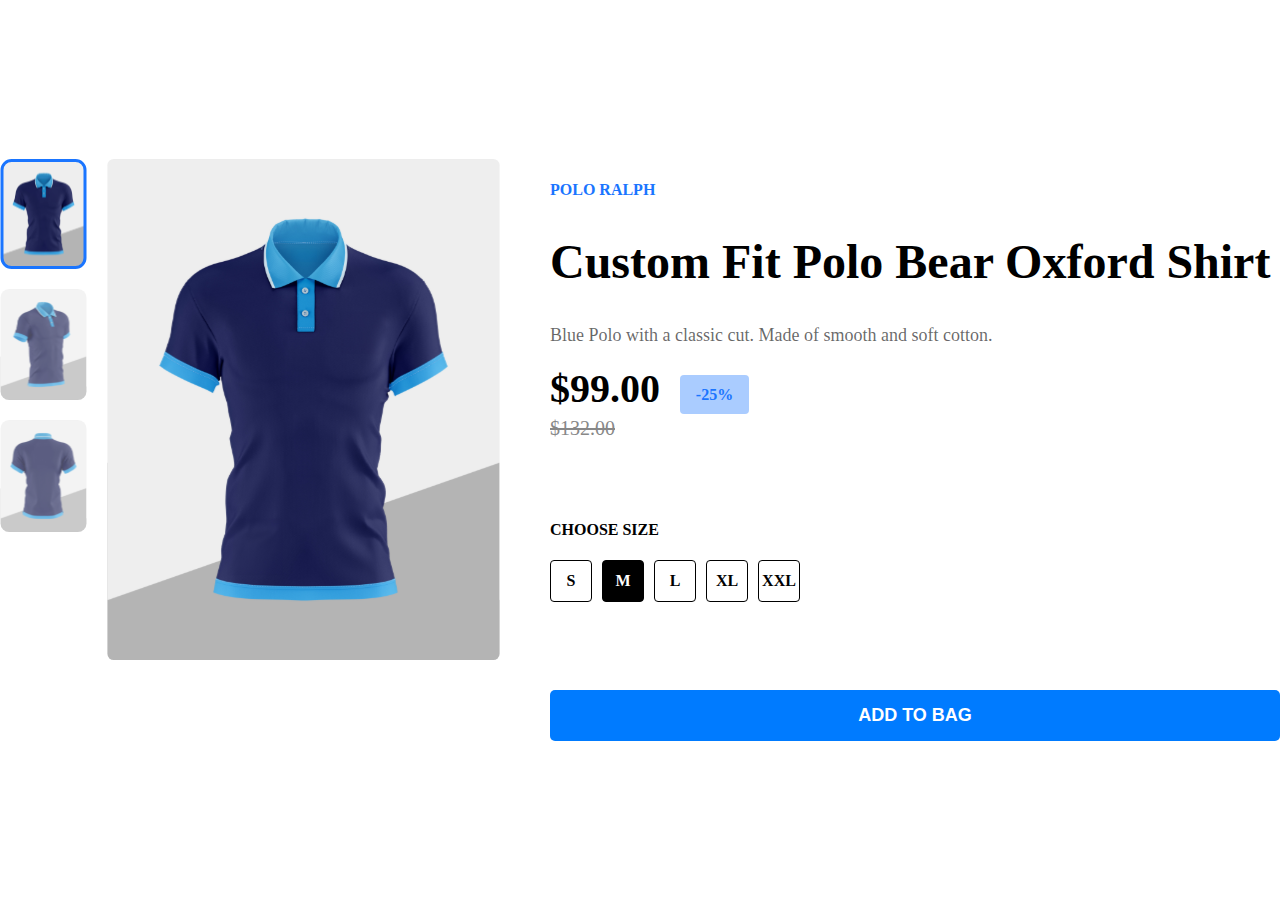
<file: Add To Card/index.html>
<html lang="en">
<head>
    <meta charset="UTF-8" />
    <meta name="viewport" content="width=device-width, initial-scale=1.0" />
    <title>Add To Bag</title>
    <link rel="stylesheet" href="index.css" />
    <script src="index.js" defer></script>
    <bds />
</head>
<body>
    <div id="container">
        <div id="left">
            <img src="img/foto1.svg" alt="Polo shirt front view" />
            <img src="img/foto2.svg" alt="Polo shirt side view" class="transparant" />
            <img src="img/foto3.svg" alt="Polo shirt back view" class="transparant" />
        </div>
        <div id="center">
            <img src="img/foto4.svg" alt="Main product view" />
        </div>
        <div id="right">
            <h4>POLO RALPH</h4>
            <h1>Custom Fit Polo Bear Oxford Shirt</h1>
            <p>Blue Polo with a classic cut. Made of smooth and soft cotton.</p>
            <div class="price-container">
                <div class="price-info">
                    <h2>$99.00</h2>
                    <span class="original-price">$132.00</span>
                </div>
                <span class="discount">-25%</span>
            </div>
            <div class="maat">Choose size
                <div class="size-container">
                    <span class="size-option">S</span>
                    <span class="size-option selected">M</span>
                    <span class="size-option">L</span>
                    <span class="size-option">XL</span>
                    <span class="size-option">XXL</span>
                </div>
            </div>
            <button class="add-to-bag">ADD TO BAG</button>
        </div>
    </div>
</body>
</html>
</file>
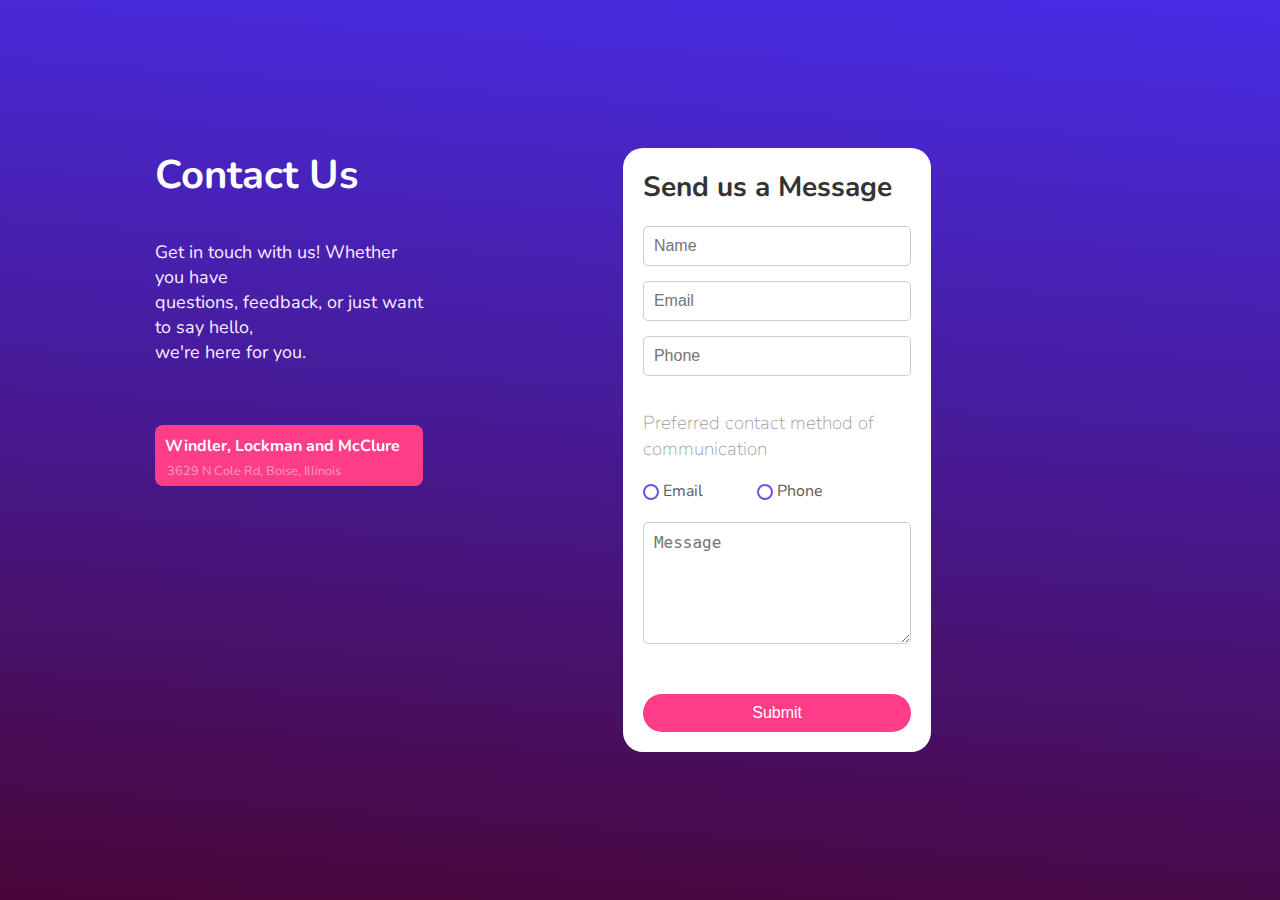
<file: Contact Us/index.html>
<!DOCTYPE html>
<html lang="en">
<bds/>
    <meta charset="UTF-8">
    <meta name="viewport" content="width=device-width, initial-scale=1.0">
    <title>Contact Us</title>
    <link rel="stylesheet" href="index.css">
    
</head>
<body>
    <div id="container">
        <div id="left">
            <h1>Contact Us</h1>
            <p>Get in touch with us! Whether you have <br>questions, feedback, or just want to say hello,<br> we're here for you.</p>
            <div id="address">
                <strong>Windler, Lockman and McClure</strong>
                <p>3629 N Cole Rd, Boise, Illinois</p>
            </div>
        </div>
        <div id="right">
            <h2>Send us a Message</h2>
            <form action="">
                <input type="text" name="name" placeholder="Name" required>
                <input type="email" name="email" placeholder="Email" required>
                <input type="tel" name="phone" placeholder="Phone">
                
                <h3>Preferred contact method of communication</h3>
                <div class="radio-group">
                  <label>
                      <input type="radio" name="contact_method" value="email" required>
                      <span class="custom-radio"></span> Email
                  </label>
                  <label>
                      <input type="radio" name="contact_method" value="phone">
                      <span class="custom-radio"></span> Phone
                  </label>
              </div>

                <textarea name="message" placeholder="Message" required></textarea>
                <input type="submit" value="Submit">
            </form>
        </div>
    </div>
</body>
</html>
</file>
<file: Add To Card/index.css>
body {
  margin: 0;
  padding: 0;
  display: flex;
  justify-content: center;
  align-items: center;
  height: 100vh;
  background-color: #ffffff;
  font-family: "Merryweather";
}

#container {
  display: flex;
  align-items: flex-start; /* Zorgt ervoor dat de bovenste elementen op één lijn staan */
}

#left {
  display: flex;
  flex-direction: column;
  gap: 20px; /* Ruimte tussen de kleine foto's */
  margin-right: 20px;
}

.transparant {
  opacity: 0.7;
}

.transparant:hover {
  opacity: 1;
}

#center img {
  width: 100%; /* Breedte van de grote foto */
  height: auto;
}

#right {
  width: 800px; /* Bepaal de breedte voor de content aan de rechterkant */
  margin-left: 50px; /* Optionele marge om wat ruimte tussen het centrale en rechtergedeelte te creëren */
}

h4 {
  font-weight: 700;
  font-size: 16px;
  line-height: 20px;
  color: #1a75ff;
}

h1 {
  font-weight: 700;
  font-size: 48px;
  line-height: 60px;
  color: #000000;
}

p {
  font-weight: 400;
  font-size: 18px;
  line-height: 23px;
  color: rgba(0, 0, 0, 0.6);
}

.price-container {
  display: flex;
  align-items: center;
  gap: 20px;
}

.price-info {
  display: flex;
  flex-direction: column;
  align-items: flex-start;
  gap: 5px; /* Kleinere ruimte tussen de prijzen */
  margin: 0; /* Verwijdert eventuele extra marge van de flex-container */
}

h2 {
  font-weight: 700;
  font-size: 40px;
  color: #000000;
  margin: 0; /* Verwijdert standaard marge */
}

.original-price {
  font-size: 20px;
  color: #888888;
  text-decoration: line-through;
  margin: 0; /* Verwijdert standaard marge */
}

.discount {
  display: flex;
  justify-content: center;
  align-items: center;
  padding: 4px;
  width: 61px;
  height: 31px;
  background: #aaccff;
  border-radius: 4px;
  font-weight: 700;
  color: #1a75ff;
  align-self: flex-start;
  margin-top: 10px;
}

.maat{
    /* Choose size */

position: absolute;
width: 300px;
height: 20px;
font-weight: 700;
font-size: 16px;
line-height: 20px;
text-transform: uppercase;

color: #000000;

margin-top: 80px;


}

.size-container {
    display: flex;
    gap: 10px; /* Ruimte tussen de maatopties */
    margin-top: 20px; /* Ruimte boven de maatopties */
  }
  
  .size-option {
    display: flex;
    justify-content: center;
    align-items: center;
    width: 40px;
    height: 40px;
    font-size: 16px;
    font-weight: bold;
    color: #000000;
    border: 1px solid #000000;
    border-radius: 4px;
    cursor: pointer;
    transition: background-color 0.3s, color 0.3s;
  }
  
  .size-option:hover {
    background-color: #000000;
    color: #ffffff;
  }
  
  .size-option.selected {
    background-color: #000000;
    color: #ffffff;
  }
  
  .add-to-bag {
    background-color: #007bff; /* Blauwe achtergrondkleur */
    color: #ffffff; /* Witte tekstkleur */
    font-size: 18px; /* Tekstgrootte */
    font-weight: bold; /* Vetgedrukte tekst */
    padding: 15px 30px; /* Ruime padding voor een grote knop */
    border: none; /* Geen rand */
    border-radius: 5px; /* Afgeronde hoeken */
    cursor: pointer; /* Cursor verandert in een handje bij hover */
    transition: background-color 0.3s, transform 0.3s; /* Animatie voor hover-effecten */
    display: inline-block; /* Zorgt ervoor dat de knop de padding respecteert */
    margin-top: 250px; /* Ruimte boven de knop */
    width:730px;
 }
  
  .add-to-bag:hover {
    background-color: #0056b3; /* Donkerdere blauwe kleur bij hover */
    transform: scale(1.05); /* Vergroot de knop iets bij hover */
  }
  
  .add-to-bag:active {
    background-color: #004494; /* Nog donkerdere blauwe kleur bij klikken */
    transform: scale(1); /* Terug naar originele grootte bij klikken */
  }
</file>
<file: Contact Us/index.css>
@import url("https://fonts.googleapis.com/css2?family=Nunito:ital,wght@0,200..1000;1,200..1000&display=swap");

body {
  font-family: Arial, sans-serif;
  margin: 0;
  padding: 0;
  display: flex;
  justify-content: center;
  align-items: center;
  min-height: 100vh;
  background: linear-gradient(
    184deg,
    rgba(72, 44, 229, 1) 0%,
    rgba(71, 26, 148, 1) 49%,
    rgba(73, 6, 56, 1) 100%
  );
  color: white;
  font-family: "Nunito", sans-serif;
}

#container {
  display: flex;
  width: 80%;
  max-width: 1200px;
  border-radius: 10px;
  overflow: hidden;
  gap:200px;
}

#left {
  flex: 1;
  display: flex;
  flex-direction: column;
  justify-content: flex-start;
  margin: 0;
}

#left h1 {
  margin-top: 0;
  font-size: 40px;
  margin-bottom: 20px;
  font-weight: 700;
  letter-spacing: px;
}

#left p {
  font-size: 18px;
  margin-bottom: 20px;
  line-height: 25px;
  color: #fbedff;
}

#address {
  background: #ff3c86;
  padding-left: 10px;
  margin-top: 40px;
  border-radius: 8px;
  max-width: 300px;
  max-height: 100px;
  color: white;
  padding-top: 10px;
}

#adress strong {
  font-size: 1.2em;
  opacity: 0.8;
}

#address p {
  margin: 2px;
  font-size: 0.8em;
  opacity: 0.5;
}

#right {
  flex: 1;
  padding:20px;
  background: white;
  color: #333;
  border-radius: 20px;
}

#right h2 {
  margin-top: 0;
  margin-bottom: 20px;
  font-size: 28px;
}

#right h3 {
  opacity: 0.5;
  font-weight: 100;
}

form {
  display: flex;
  flex-direction: column;
}

input[type="text"],
input[type="email"],
input[type="tel"],
textarea {
  padding: 10px;
  margin-bottom: 15px;
  border: 1px solid #ccc;
  border-radius: 5px;
  font-size: 16px;
}

input[type="radio"] {
  display: none;
}

/* Maak een aangepaste radiobutton */
.custom-radio {
  display: inline-block;
  width: 12px;
  height: 12px;
  border: 2px solid #462ad9; /* Kleur van de buitenrand */
  border-radius: 50%;
  position: relative;
  vertical-align: middle;
  cursor: pointer;
}

/* Inhoud van de radiobutton wanneer geselecteerd */
.custom-radio::after {
  content: "";
  width: 10px;
  height: 10px;
  background-color: #462ad9; /* Kleur van de ingevulde cirkel */
  border-radius: 50%;
  position: absolute;
  top: 50%;
  left: 50%;
  transform: translate(-50%, -50%);
  opacity: 0;
  transition: opacity 0.2s;
}

/* Wanneer de radiobutton is geselecteerd, toon de inhoud */
input[type="radio"]:checked + .custom-radio::after {
  opacity: 1;
}

input[type="submit"] {
  padding: 10px;
  background-color: #ff3c86;
  color: white;
  border: none;
  border-radius: 20px;
  font-size: 16px;
  cursor: pointer;

}

input[type="submit"]:hover {
  background-color: #e83278;
}

textarea {
  resize: vertical;
  min-height: 100px;
  margin-top: 20px;
  margin-bottom:50px;
}

.radio-group label {
    font-size: 16px;          /* Lettergrootte van de tekst */
    color: #333;              /* Tekstkleur */
    margin-right: 50px;       /* Ruimte tussen de opties */
    cursor: pointer;  
    opacity: 0.8;        /* Wijzig de cursor bij hover */     /* Verticale uitlijning */
}
</file>
